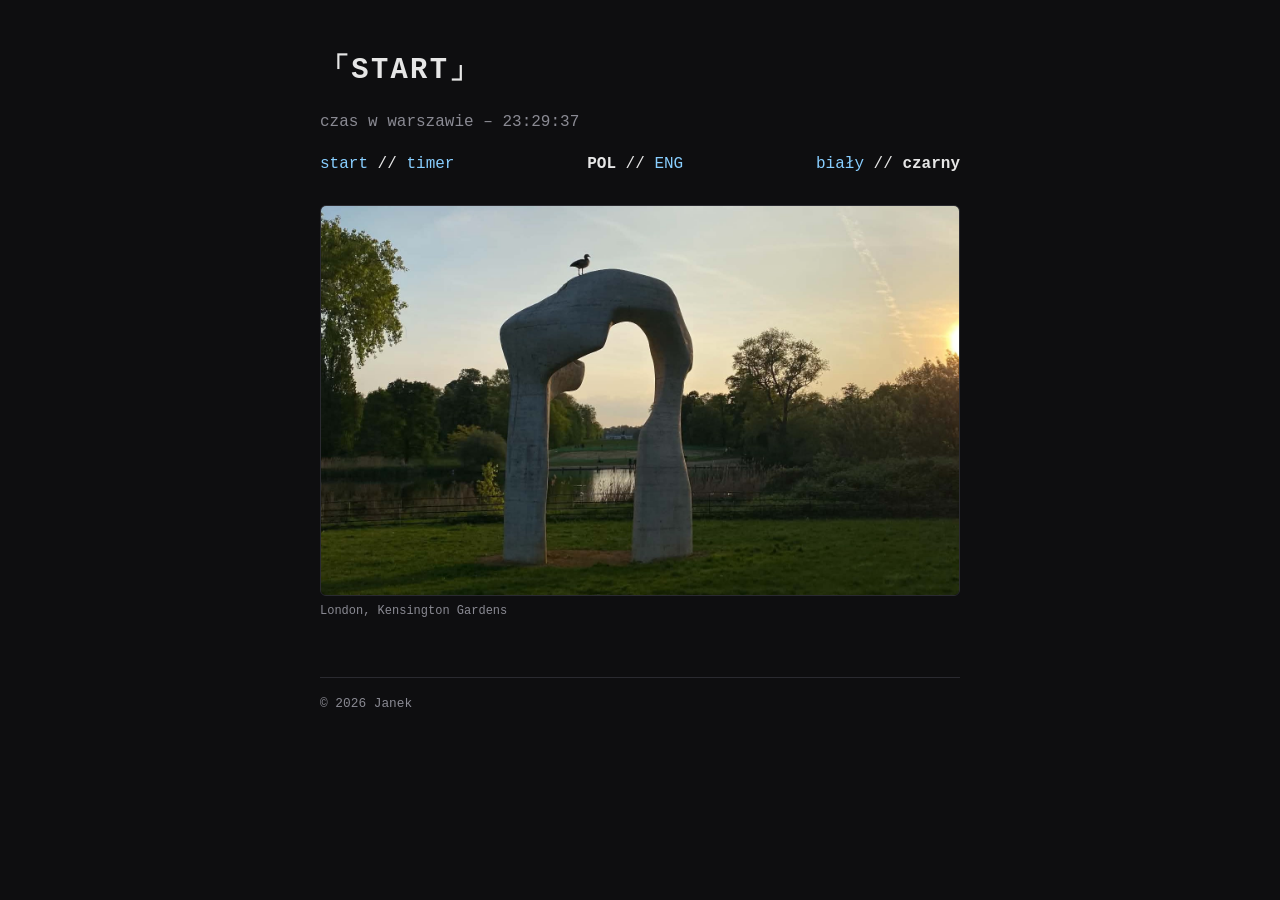
<file: index.html>
<!DOCTYPE html>
<html lang="pl" data-title="title.index">
<head>
  <meta charset="UTF-8">
  <meta name="viewport" content="width=device-width, initial-scale=1">
  <title>Janek</title>
  <meta name="description" content="Strona osobista Janka.">
  <link rel="stylesheet" href="style.css">
</head>
<body>
  <main>
    <h1>「<span data-i18n="h.start">START</span>」</h1>

    <p class="muted"><span data-i18n="clock.label">czas w warszawie</span> – <span id="clock">--:--:--</span></p>

    <div class="topbar">
      <nav>
        <a href="index.html" data-i18n="nav.start">start</a> //
        <a href="timer.html" data-i18n="nav.timer">timer</a>
      </nav>
      <div class="lang" role="group" data-i18n-aria="lang.aria" aria-label="język">
        <button type="button" data-lang="pl" aria-pressed="true" data-i18n="lang.pl">POL</button> //
        <button type="button" data-lang="en" aria-pressed="false" data-i18n="lang.en">ENG</button>
      </div>
      <div class="lang" role="group" data-i18n-aria="theme.aria" aria-label="Motyw">
        <button type="button" data-mode="light" aria-pressed="false" data-i18n="theme.light">biały</button> //
        <button type="button" data-mode="dark" aria-pressed="true" data-i18n="theme.dark">czarny</button>
      </div>
    </div>

    <figure class="photo">
      <img src="assets/kensington.jpg" width="1536" height="936"
           alt="Jasna kamienna rzeźba w kształcie łuku, na której siedzi ptak, na tle zachodu słońca nad parkiem"
           data-i18n-alt="photo.alt">
      <figcaption>London, Kensington Gardens</figcaption>
    </figure>
<footer class="muted">© <span id="year"></span> Janek</footer>
  </main>

  <script src="i18n.js"></script>
  <script src="script.js"></script>
</body>
</html>
</file>
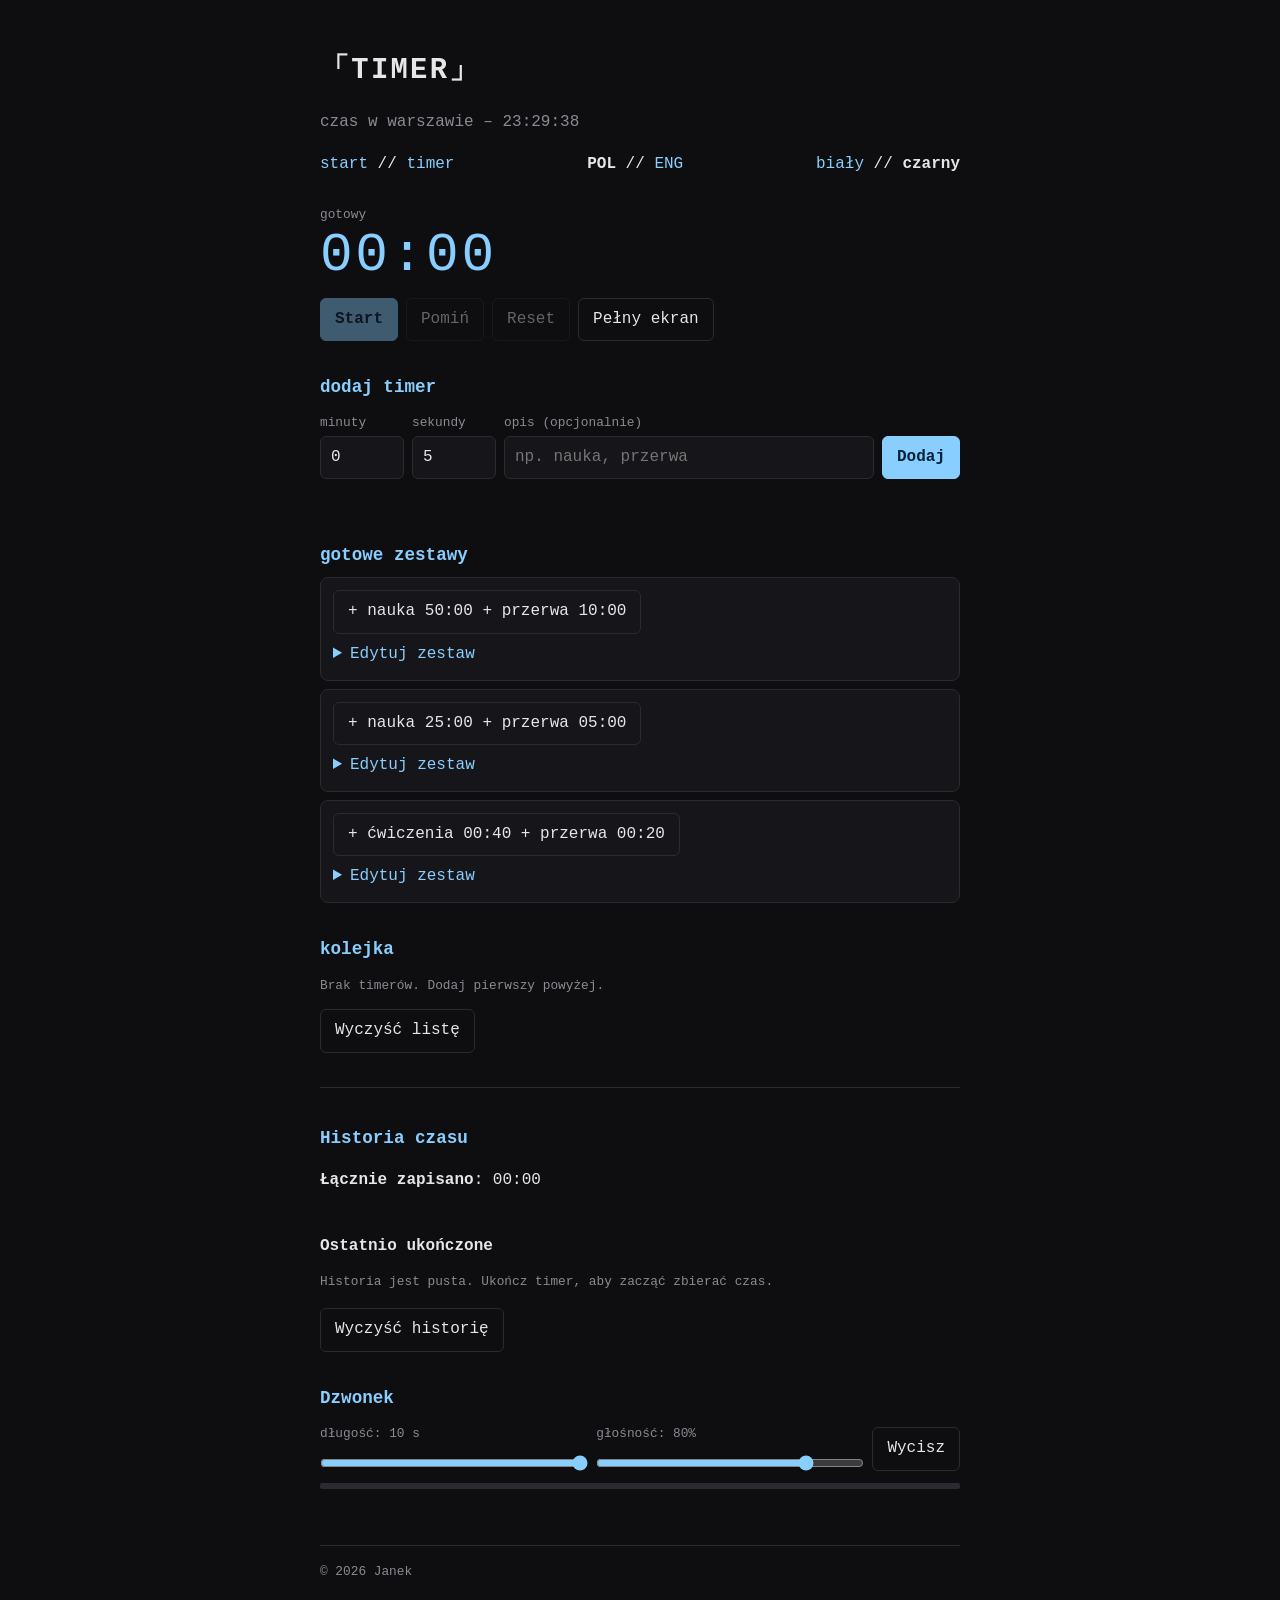
<file: timer.html>
<!DOCTYPE html>
<html lang="pl" data-title="title.timer">
<head>
  <meta charset="UTF-8">
  <meta name="viewport" content="width=device-width, initial-scale=1">
  <title>Timer – Janek</title>
  <link rel="stylesheet" href="style.css">
</head>
<body>
  <main>
    <h1>「<span data-i18n="h.timer">TIMER</span>」</h1>

    <p class="muted"><span data-i18n="clock.label">czas w warszawie</span> – <span id="clock">--:--:--</span></p>

    <div class="topbar">
      <nav>
        <a href="index.html" data-i18n="nav.start">start</a> //
        <a href="timer.html" data-i18n="nav.timer">timer</a>
      </nav>
      <div class="lang" role="group" data-i18n-aria="lang.aria" aria-label="język">
        <button type="button" data-lang="pl" aria-pressed="true" data-i18n="lang.pl">POL</button> //
        <button type="button" data-lang="en" aria-pressed="false" data-i18n="lang.en">ENG</button>
      </div>
      <div class="lang" role="group" data-i18n-aria="theme.aria" aria-label="Motyw">
        <button type="button" data-mode="light" aria-pressed="false" data-i18n="theme.light">biały</button> //
        <button type="button" data-mode="dark" aria-pressed="true" data-i18n="theme.dark">czarny</button>
      </div>
    </div>

    <section class="now">
      <div class="muted small" id="now-label">gotowy</div>
      <div class="now-time" id="now-time">00:00</div>
    </section>

    <div class="row">
      <button class="btn" id="start-btn" type="button">Start</button>
      <button class="btn ghost" id="skip-btn" type="button" data-i18n="btn.skip">Pomiń</button>
      <button class="btn ghost" id="reset-btn" type="button" data-i18n="btn.reset">Reset</button>
      <button class="btn ghost" id="fs-btn" type="button" data-i18n="btn.fullscreen">Pełny ekran</button>
    </div>

    <h2 data-i18n="timer.add.h">dodaj timer</h2>
    <form id="add-form" class="row">
      <label class="field">
        <span class="small muted" data-i18n="timer.min">minuty</span>
        <input id="in-min" type="number" min="0" step="1" value="0" inputmode="numeric">
      </label>
      <label class="field">
        <span class="small muted" data-i18n="timer.sec">sekundy</span>
        <input id="in-sec" type="number" min="0" max="59" step="1" value="5" inputmode="numeric">
      </label>
      <label class="field grow">
        <span class="small muted" data-i18n="timer.desc">opis (opcjonalnie)</span>
        <input id="in-desc" type="text" maxlength="80" placeholder="np. nauka, przerwa"
               data-i18n-placeholder="timer.desc.ph" autocomplete="off">
      </label>
      <button class="btn" type="submit" data-i18n="btn.add">Dodaj</button>
    </form>
    <p id="form-msg" class="small warn-text" role="status"></p>

    <h2 data-i18n="presets.h">gotowe zestawy</h2>
    <div id="presets"></div>

    <h2 data-i18n="queue.h">kolejka</h2>
    <p id="queue-empty" class="muted small" data-i18n="queue.empty">Brak timerów. Dodaj pierwszy powyżej.</p>
    <ol id="queue" class="queue"></ol>
    <div class="row">
      <button class="btn ghost" id="clear-btn" type="button" data-i18n="queue.clear">Wyczyść listę</button>
    </div>

    <section class="history-section">
      <h2 data-i18n="history.title">Historia czasu</h2>
      <p><strong data-i18n="history.total">Łącznie zapisano</strong>: <span id="history-total">0:00</span></p>
      <div id="history-chart" class="history-chart" aria-label="Suma czasu według aktywności"></div>
      <h3 data-i18n="history.recent">Ostatnio ukończone</h3>
      <p id="history-empty" class="muted small" data-i18n="history.empty">Historia jest pusta. Ukończ timer, aby zacząć zbierać czas.</p>
      <ol id="history-list" class="history-list"></ol>
      <button class="btn ghost" id="history-clear" type="button" data-i18n="history.clear">Wyczyść historię</button>
    </section>
    <h2 data-i18n="sound.h">Dzwonek</h2>
    <div class="row">
      <label class="field grow">
        <span class="small muted"><span data-i18n="sound.length">długość</span>: <span id="len-label">10 s</span></span>
        <input id="len-range" type="range" min="1" max="10" step="1" value="10">
      </label>
      <label class="field grow">
        <span class="small muted"><span data-i18n="sound.volume">głośność</span>: <span id="vol-label">80%</span></span>
        <input id="vol-range" type="range" min="0" max="100" step="1" value="80">
      </label>
      <button class="btn ghost" id="mute-btn" type="button" aria-pressed="false">Wycisz</button>
    </div>
    <div class="bar sound-bar" aria-hidden="true"><div class="bar-fill" id="sound-fill"></div></div>


    <footer class="muted">© <span id="year"></span> Janek</footer>
  </main>

  <!-- Pełny ekran: tylko czas i kręcące się kółko -->
  <div id="fs-timer" class="fs-overlay" hidden>
    <div class="fs-controls">
      <button class="btn ghost" id="fs-toggle" type="button">Start</button>
      <button class="fs-exit" type="button" data-i18n-aria="fs.exit" aria-label="Zamknij pełny ekran">×</button>
    </div>
    <div class="fs-clock">
      <svg class="fs-ring" viewBox="0 0 100 100" aria-hidden="true">
        <circle class="ring-track" cx="50" cy="50" r="46"></circle>
        <g id="ring-rot">
          <circle class="ring-arc" cx="50" cy="50" r="46" pathLength="100" stroke-dasharray="22 78" stroke-dashoffset="-53"></circle>
          <circle class="ring-dot" cx="50" cy="4" r="3.2"></circle>
        </g>
      </svg>
      <div class="fs-time" id="fs-time">00:00</div>
    </div>
  </div>

  <script src="i18n.js"></script>
  <script src="script.js"></script>
  <script src="fullscreen.js"></script>
  <script src="timer.js"></script>
</body>
</html>
</file>
<file: style.css>
:root {
  color-scheme: dark;
  --bg: #0e0e10;
  --fg: #e6e6e6;
  --muted: #8a8a93;
  --accent: #88ceff;
  --on-accent: #082239;   /* kolor tekstu na przyciskach w kolorze głównym */
  --border: #2a2a30;
  --card: #16161a;
}

:root[data-theme="light"] {
  color-scheme: light;
  --bg: #fff;
  --fg: #17191c;
  --muted: #555d66;
  --accent: #125d91;
  --on-accent: #fff;
  --border: #b5bdc6;
  --card: #f5f7fa;
}
:root[data-theme="light"] .warn { background: #fff7dc; border-color: #ac792f; }
:root[data-theme="light"] :is(.warn, .warn-text) { color: #765000; }

* { box-sizing: border-box; }

body {
  margin: 0;
  background: var(--bg);
  color: var(--fg);
  font-family: "SFMono-Regular", Consolas, "Liberation Mono", Menlo, monospace;
  line-height: 1.6;
}

main {
  max-width: 680px;
  margin: 0 auto;
  padding: 48px 20px 64px;
}

h1 {
  font-size: 1.8rem;
  letter-spacing: 0.08em;
  margin: 0 0 8px;
}

h2 {
  font-size: 1.1rem;
  margin: 32px 0 8px;
  color: var(--accent);
}

h3 { margin: 0 0 6px; font-size: 1rem; }

a { color: var(--accent); text-decoration: none; }
a:hover { text-decoration: underline; }

.muted { color: var(--muted); }
.small { font-size: 0.8rem; }

footer {
  margin-top: 56px;
  padding-top: 16px;
  border-top: 1px solid var(--border);
  font-size: 0.8rem;
}

/* ---------- Pasek u góry: menu + wybór języka ---------- */
.topbar {
  display: flex;
  justify-content: space-between;
  align-items: baseline;
  flex-wrap: wrap;
  gap: 4px 20px;
  margin: 16px 0 28px;
}

.lang button {
  background: none;
  border: 0;
  padding: 0;
  font: inherit;
  color: var(--accent);
  cursor: pointer;
}
.lang button:hover { text-decoration: underline; }
.lang button[aria-pressed="true"] {
  color: var(--fg);
  font-weight: bold;
  cursor: default;
  text-decoration: none;
}
.lang button:focus-visible {
  outline: 2px solid var(--accent);
  outline-offset: 2px;
}

/* ---------- Zdjęcie na stronie startowej ---------- */
.photo { margin: 0 0 8px; }
.photo img {
  display: block;
  width: 100%;
  height: auto;
  border-radius: 6px;
  border: 1px solid var(--border);
}
.photo figcaption {
  margin-top: 6px;
  font-size: 0.75rem;
  color: var(--muted);
}

/* ---------- Formularze i przyciski ---------- */
.row {
  display: flex;
  gap: 8px;
  flex-wrap: wrap;
  align-items: flex-end;
  margin: 12px 0;
}

.field { display: flex; flex-direction: column; gap: 2px; }
.field.grow { flex: 1; min-width: 150px; }
.field input[type="number"] { width: 84px; }

input[type="text"],
input[type="number"],
select {
  background: var(--card);
  color: var(--fg);
  border: 1px solid var(--border);
  border-radius: 6px;
  padding: 8px 10px;
  font: inherit;
  min-width: 0;
}

input:focus-visible,
select:focus-visible,
input[type="range"]:focus-visible,
.btn:focus-visible,
.q-remove:focus-visible {
  outline: 2px solid var(--accent);
  outline-offset: 2px;
}

input[type="range"] { accent-color: var(--accent); width: 100%; margin: 8px 0 0; }

.btn {
  background: var(--accent);
  color: var(--on-accent);
  border: 1px solid var(--accent);
  border-radius: 6px;
  padding: 8px 14px;
  font: inherit;
  font-weight: bold;
  cursor: pointer;
}
.btn:hover { filter: brightness(1.1); }
.btn:disabled { opacity: 0.4; cursor: default; filter: none; }

.btn.ghost {
  background: transparent;
  color: var(--fg);
  border-color: var(--border);
  font-weight: normal;
}
.btn.ghost:hover { border-color: var(--muted); filter: none; }
.btn.ghost:disabled:hover { border-color: var(--border); }
.btn.ghost.active,
.btn.ghost[aria-pressed="true"] {
  background: var(--accent);
  color: var(--on-accent);
  border-color: var(--accent);
  font-weight: bold;
}

.btn.small-btn { padding: 3px 10px; font-size: 0.8rem; }

.warn {
  border: 1px solid #6b5518;
  background: #2a2410;
  color: #f0b429;
  border-radius: 6px;
  padding: 8px 12px;
  font-size: 0.85rem;
}
.warn-text { color: #f0b429; min-height: 1.4em; margin: 0; }

/* ---------- Karty ---------- */
.card {
  padding: 16px;
  margin-bottom: 12px;
  background: var(--card);
  border: 1px solid var(--border);
  border-radius: 8px;
}

/* ---------- Timer ---------- */
.now { margin: 20px 0 8px; }
.now-time {
  font-size: 3.4rem;
  line-height: 1.1;
  letter-spacing: 0.05em;
  color: var(--accent);
  font-variant-numeric: tabular-nums;
}

.queue { list-style: none; padding: 0; margin: 0; }

.q-item {
  background: var(--card);
  border: 1px solid var(--border);
  border-radius: 8px;
  padding: 10px 14px;
  margin-bottom: 8px;
}
.q-item.run { border-color: var(--accent); }
.q-item.done { opacity: 0.55; }

.q-top { display: flex; align-items: center; gap: 10px; }
.q-idx { color: var(--muted); min-width: 1.4em; }
.q-desc { flex: 1; overflow-wrap: anywhere; }
.q-time { color: var(--accent); font-variant-numeric: tabular-nums; }

.q-remove {
  background: none;
  border: 0;
  color: var(--muted);
  font: inherit;
  font-size: 1.2rem;
  line-height: 1;
  cursor: pointer;
  padding: 0 4px;
}
.q-remove:hover { color: var(--fg); }
.q-remove:disabled { opacity: 0.3; cursor: default; }

.bar {
  height: 3px;
  background: var(--border);
  border-radius: 2px;
  margin-top: 8px;
  overflow: hidden;
}
.bar-fill {
  height: 100%;
  width: 0;
  background: var(--accent);
  transition: width 0.25s linear;
}

.sound-bar { height: 6px; margin: 2px 0 12px; }
.sound-bar .bar-fill { transition: none; }

/* ---------- Tryb pełnoekranowy ---------- */
body.fs-open { overflow: hidden; }

.fs-overlay {
  position: fixed;
  inset: 0;
  z-index: 1000;
  display: flex;
  align-items: center;
  justify-content: center;
  background: var(--bg);
  color: var(--fg);
  overflow: hidden;
}
.fs-overlay[hidden] { display: none; }
.fs-overlay:not(.fs-ui) { cursor: none; }

/* przyciski pojawiają się po ruchu myszą / dotknięciu i po chwili znikają */
.fs-controls {
  position: absolute;
  top: 1.6vmin;
  right: 1.6vmin;
  z-index: 2;
  display: flex;
  align-items: center;
  gap: 1.2vmin;
  padding: 0.8vmin 1vmin;
  background: var(--bg); /* panel przesłania kafelki pod spodem, żeby napisy nie nachodziły */
  border: 1px solid var(--border);
  border-radius: 4vmin;
  opacity: 0;
  pointer-events: none;
  transition: opacity 0.25s;
}
.fs-overlay.fs-ui .fs-controls { opacity: 1; pointer-events: auto; }

.fs-exit {
  width: max(36px, 5vmin);
  height: max(36px, 5vmin);
  border: 1px solid var(--border);
  border-radius: 50%;
  background: var(--card);
  color: var(--fg);
  font: inherit;
  font-size: max(20px, 3vmin);
  line-height: 1;
  cursor: pointer;
}
.fs-exit:hover { border-color: var(--muted); }

/* timer: tylko czas i kręcące się kółko */
.fs-clock {
  position: relative;
  width: 86vmin;
  height: 86vmin;
  display: flex;
  align-items: center;
  justify-content: center;
  transition: opacity 0.2s;
}
.fs-overlay.paused .fs-clock { opacity: 0.5; }
.fs-ring { position: absolute; inset: 0; width: 100%; height: 100%; }
.ring-track { fill: none; stroke: var(--border); stroke-width: 3; }
.ring-arc { fill: none; stroke: var(--accent); stroke-width: 6; stroke-linecap: round; }
.ring-dot { fill: var(--accent); }
.fs-time {
  position: relative;
  font-size: 19vmin;
  line-height: 1;
  letter-spacing: 0.03em;
  font-variant-numeric: tabular-nums;
}
.fs-time.long { font-size: 13vmin; }

@media (max-width: 480px) {
  h1 { font-size: 1.4rem; }
  .now-time { font-size: 2.6rem; }
}
.history-section { margin-top: 34px; padding-top: 4px; border-top: 1px solid var(--border); }
.history-chart { display: grid; gap: 10px; margin: 14px 0 24px; }
.history-bar-row { display: grid; grid-template-columns: minmax(90px, 150px) minmax(60px, 1fr) auto; align-items: center; gap: 10px; }
.history-bar-label, .history-bar-value { font-size: 0.82rem; overflow-wrap: anywhere; }
.history-bar-label { color: var(--muted); }
.history-bar-track { height: 12px; overflow: hidden; background: var(--border); border-radius: 8px; }
.history-bar-fill { height: 100%; min-width: 2px; background: var(--accent); border-radius: inherit; }
.history-list { padding-left: 24px; }
.history-entry { padding: 5px 0; overflow-wrap: anywhere; }

.preset-card { background: var(--card); border: 1px solid var(--border); border-radius: 8px; padding: 12px; margin: 8px 0; }
.preset-card summary { cursor: pointer; color: var(--accent); margin-top: 8px; }
.preset-card fieldset { min-width: 0; border: 0; padding: 0; margin: 12px 0; }
.preset-card legend { font-weight: bold; }
.preset-card [type="text"] { width: 100%; box-sizing: border-box; }
</file>
